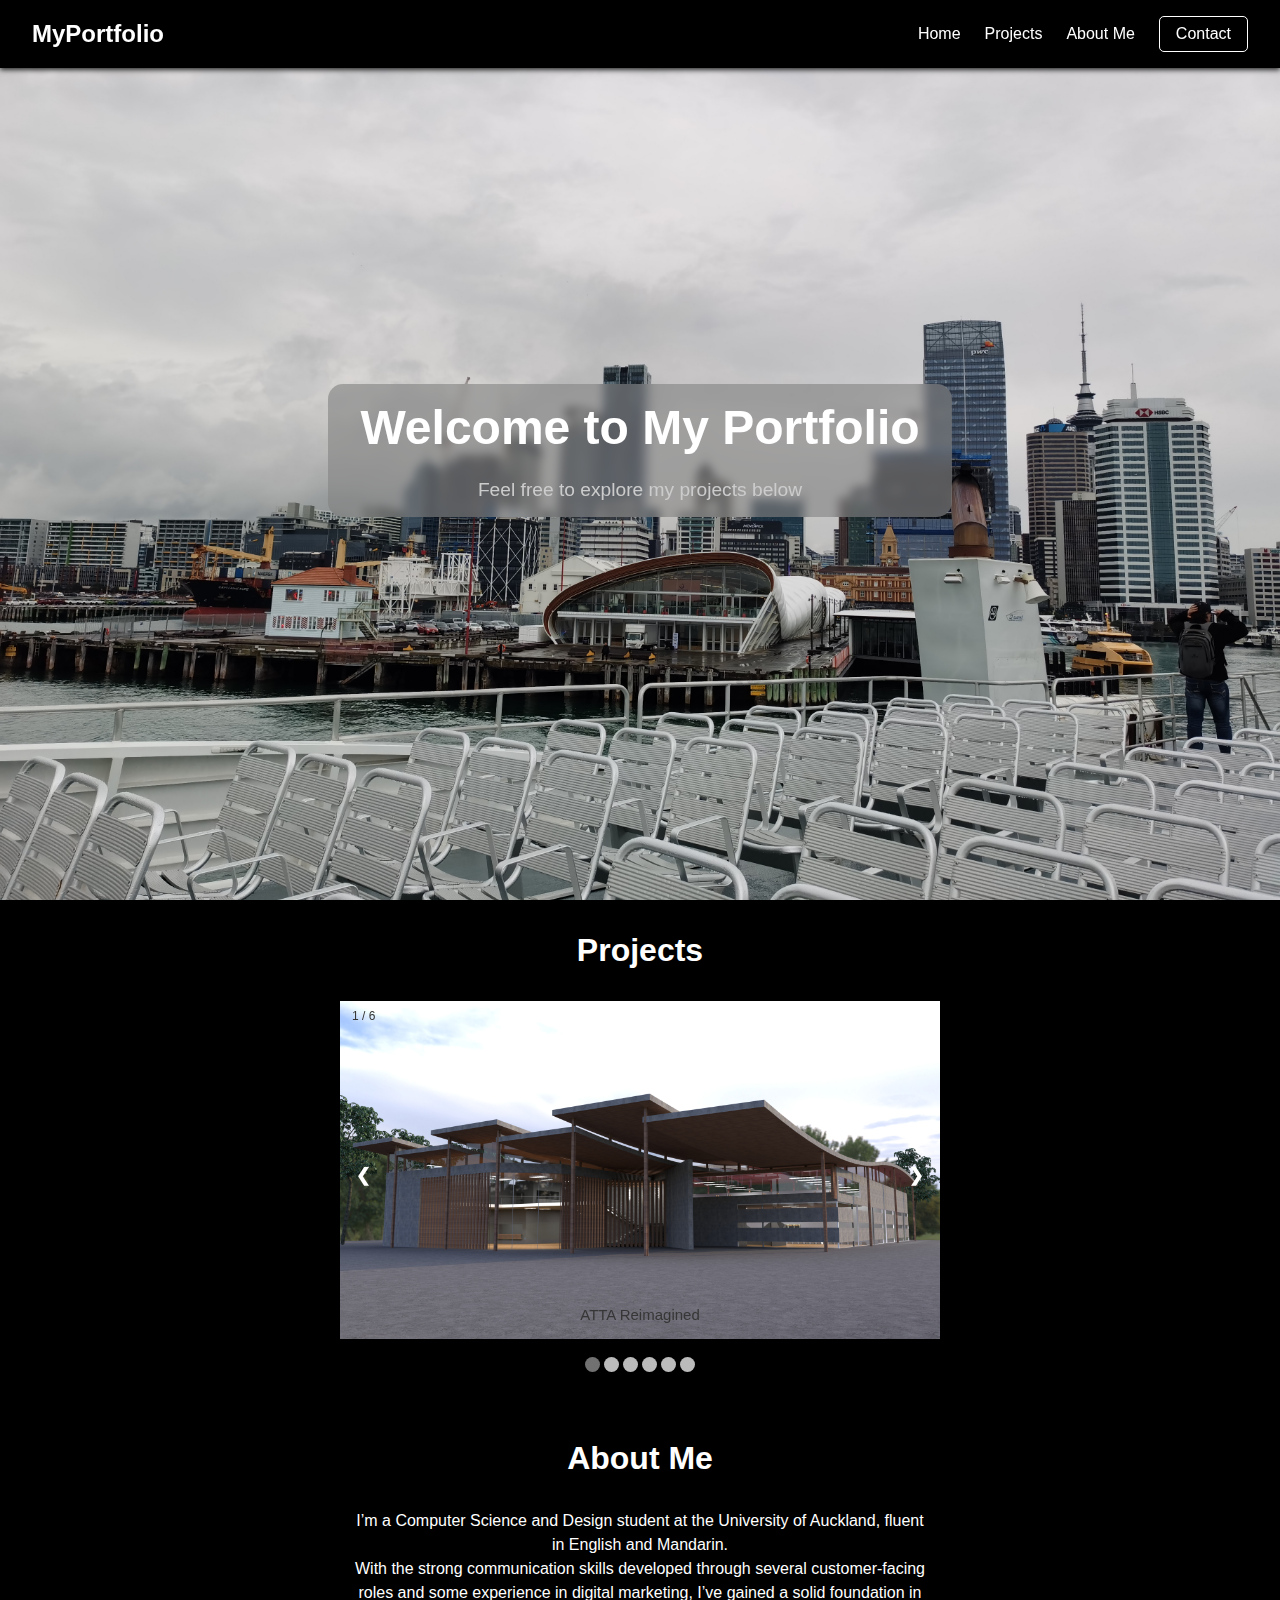
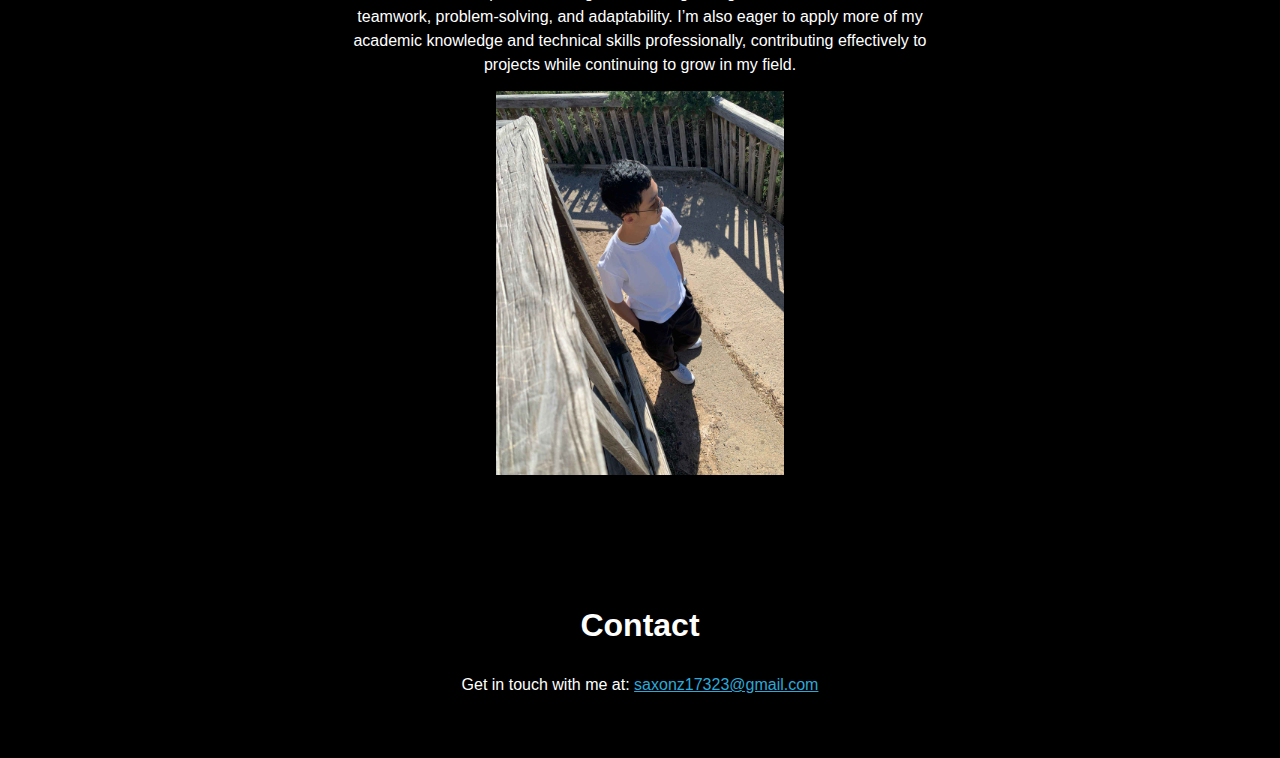
<file: index.html>
<!DOCTYPE html>
<html lang="en">
<head>
    <meta charset="UTF-8">
    <meta name="viewport" content="width=device-width, initial-scale=1.0">
    <title>Home - Saxon Zhou</title>
    <link rel="stylesheet" href="css/style.css">
</head>
<body>
    <!-- Navigation Bar -->
    <header>
        <nav class="navbar">
            <div class="logo-container">
                <a href="#" class="logo">MyPortfolio</a>
            </div>
            <div class="nav-links">
                <a href="#home">Home</a>
                <a href="#projects">Projects</a>
                <a href="#about">About Me</a>
                <a href="#contact" class="cta-button">Contact</a>
            </div>
        </nav>
    </header>

    <!-- Hero Section with Parallax -->
    <section id="home" class="parallax">
        <div class="hero-text">
            <h1>Welcome to My Portfolio</h1>
            <p>Feel free to explore my projects below</p>
        </div>
    </section>

    <!-- Projects Section -->
    <section id="projects">
        <h2 class="p_header">Projects</h2>
        <!-- The slides -->
        <div class="slideshow-container"></div>
        <br>
        <!-- The dots -->
        <div class="dots-container" style="text-align:center"></div>
    </section>

    <!-- About Me Section -->
    <section id="about" class="content-section about">
        <h2>About Me</h2>
        <p class="about_text">I’m a Computer Science and Design student at the University of Auckland, 
            fluent in English and Mandarin. <br>    
            With the strong communication skills developed through several customer-facing roles and some experience in digital marketing, 
            I’ve gained a solid foundation in teamwork, problem-solving, and adaptability. 
            I’m also eager to apply more of my academic knowledge and technical skills professionally, 
            contributing effectively to projects while continuing to grow in my field.</p>

        <img src="images/home/myself.jpg" class="about_img">
    </section>

    <!-- Contact Section -->
    <section id="contact" class="content-section">
        <h2>Contact</h2>
        <p>Get in touch with me at: <a href="mailto:saxonz17323@gmail.com">saxonz17323@gmail.com</a></p>
    </section>
    <script src="js/script.js"></script>
</body>
</html>
</file>
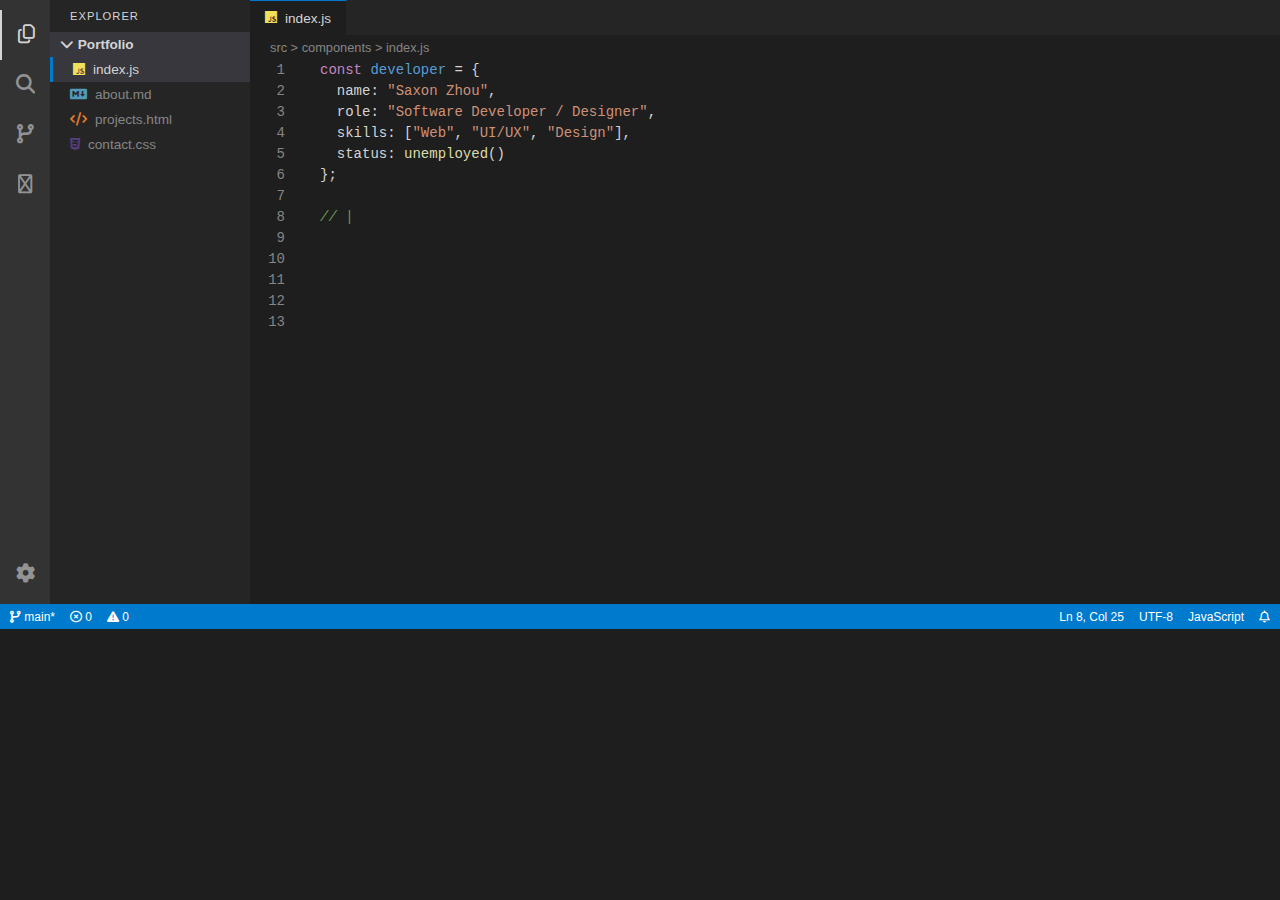
<file: archive/index.html>
<!DOCTYPE html>
<html lang="en">
<head>
    <meta charset="UTF-8">
    <meta name="viewport" content="width=device-width, initial-scale=1.0">
    <title>Saxon Zhou Portfolio</title>
    <link rel="stylesheet" href="https://cdnjs.cloudflare.com/ajax/libs/font-awesome/6.4.0/css/all.min.css">
    <link rel="stylesheet" href="style.css">
</head>
<body>

    <div class="app-container">
        <aside class="activity-bar">
            <div class="icon active"><i class="far fa-copy"></i></div> <div class="icon"><i class="fas fa-search"></i></div>
            <div class="icon"><i class="fas fa-code-branch"></i></div>
            <div class="icon"><i class="far fa-bug"></i></div>
            <div class="icon bottom"><i class="fas fa-cog"></i></div>
        </aside>

        <aside class="sidebar">
            <div class="sidebar-header">EXPLORER</div>
            <div class="sidebar-content">
                <div class="folder-label"><i class="fas fa-chevron-down"></i> Portfolio</div>
                <ul class="file-list">
                    <li class="file-item active" data-target="home">
                        <i class="fab fa-js text-yellow"></i> index.js
                    </li>
                    <li class="file-item" data-target="about">
                        <i class="fab fa-markdown text-blue"></i> about.md
                    </li>
                    <li class="file-item" data-target="projects">
                        <i class="fa-solid fa-code text-orange"></i> projects.html
                    </li>
                    <li class="file-item" data-target="contact">
                        <i class="fab fa-css3-alt text-css"></i> contact.css
                    </li>
                </ul>
            </div>
        </aside>

        <main class="editor-area">
            <div class="tabs-bar">
                <div class="tab active" id="tab-label">
                    <i class="fab fa-js text-yellow"></i> index.js
                </div>
            </div>

            <div class="breadcrumbs">
                src > components > <span id="breadcrumb-file">index.js</span>
            </div>

            <div class="code-viewport">
                <div class="line-numbers">
                </div>
                
                <div class="content-wrapper">
                    
                    <section id="home" class="page active">
                        <div class="typewriter-container">
                            <span class="keyword">const</span> <span class="variable">developer</span> = {<br>
                                &nbsp;&nbsp;<span class="property">name</span>: <span class="string">"Saxon Zhou"</span>,<br>
                                &nbsp;&nbsp;<span class="property">role</span>: <span class="string">"Software Developer / Designer"</span>,<br>
                                &nbsp;&nbsp;<span class="property">skills</span>: [<span class="string">"Web"</span>, <span class="string">"UI/UX"</span>, <span class="string">"Design"</span>],<br>
                                &nbsp;&nbsp;<span class="property">status</span>: <span class="function">unemployed</span>()<br>
                            };
                            <br><br>
                            <span class="comment">// <span id="typing-effect"></span><span class="cursor">|</span></span>
                        </div>
                    </section>

                    <section id="about" class="page">
                        <h1># About Me</h1>
                        <p>I am a passionate developer who loves building digital products.</p>
                        <br>
                        <h2>## Tech Stack</h2>
                        <ul>
                            - HTML5, CSS3, JavaScript (ES6+)<br>
                            - React, Node.js, Python<br>
                            - Git, Docker, AWS
                        </ul>
                        <br>
                        <blockquote>
                            > "It is what it is"
                        </blockquote>
                    </section>

                    <section id="projects" class="page">
                        <div class="project-grid">
                            <div class="json-block">
                                <span class="punctuation">{</span><br>
                                    &nbsp;&nbsp;<span class="property">"id"</span>: <span class="number">1</span>,<br>
                                    &nbsp;&nbsp;<span class="property">"name"</span>: <span class="string">"Magic Cups & Fix-It"</span>,<br>
                                    &nbsp;&nbsp;<span class="property">"stack"</span>: [<span class="string">"JS Phaser"</span>, <span class="string">"TypeScript"</span>, <span class="string">"JSON"</span>],<br>
                                    <!-- No link yet -->
                                    &nbsp;&nbsp;<span class="property">"link"</span>: <a href="#" class="string">"view-project"</a><br>
                                <span class="punctuation">}</span>
                            </div>
                            <div class="json-block">
                                <span class="punctuation">{</span><br>
                                    &nbsp;&nbsp;<span class="property">"id"</span>: <span class="number">2</span>,<br>
                                    &nbsp;&nbsp;<span class="property">"name"</span>: <span class="string">"DeepBreath VR"</span>,<br>
                                    &nbsp;&nbsp;<span class="property">"stack"</span>: [<span class="string">"Unity"</span>, <span class="string">"C#"</span>],<br>
                                    <!-- No link yet -->
                                    &nbsp;&nbsp;<span class="property">"link"</span>: <a href="#" class="string">"view-project"</a><br>
                                <span class="punctuation">}</span>
                            </div>
                        </div>
                    </section>

                    <section id="contact" class="page">
                        <form action="https://api.web3forms.com/submit" method="POST" class="css-form">
                            <span class="selector">.contact-form</span> {
                                <input type="hidden" name="access_key" value="ab18edd4-d92b-4534-a639-ffe5b3004fb9">
                                <input type="hidden" name="redirect" value="https://name163.github.io/">
                                <br>
                                <div class="form-line">
                                    &nbsp;&nbsp;<label>name:</label> 
                                    <input type="text" name="name" placeholder="'Enter Name';" autocomplete="off" required>
                                </div>
                                <div class="form-line">
                                    &nbsp;&nbsp;<label>email:</label> 
                                    <input type="email" name="email" placeholder="'Enter Email';" autocomplete="off" required>
                                </div>
                                <div class="form-line">
                                    &nbsp;&nbsp;<label>message:</label> 
                                    <textarea rows="3" name="message" placeholder="'Write your message here...';" required></textarea>
                                </div>
                                &nbsp;&nbsp;<button type="submit">/* Send Message */</button><br>
                            }
                        </form>
                    </section>

                </div>
            </div>
        </main>

        <footer class="status-bar">
            <div class="left">
                <span><i class="fas fa-code-branch"></i> main*</span>
                <span><i class="far fa-times-circle"></i> 0</span>
                <span><i class="fas fa-exclamation-triangle"></i> 0</span>
            </div>
            <div class="right">
                <span id="cursor-pos">Ln 8, Col 25</span>
                <span>UTF-8</span>
                <span id="lang-mode">JavaScript</span>
                <span><i class="far fa-bell"></i></span>
            </div>
        </footer>
    </div>

    <script src="script.js"></script>
</body>
</html>
</file>
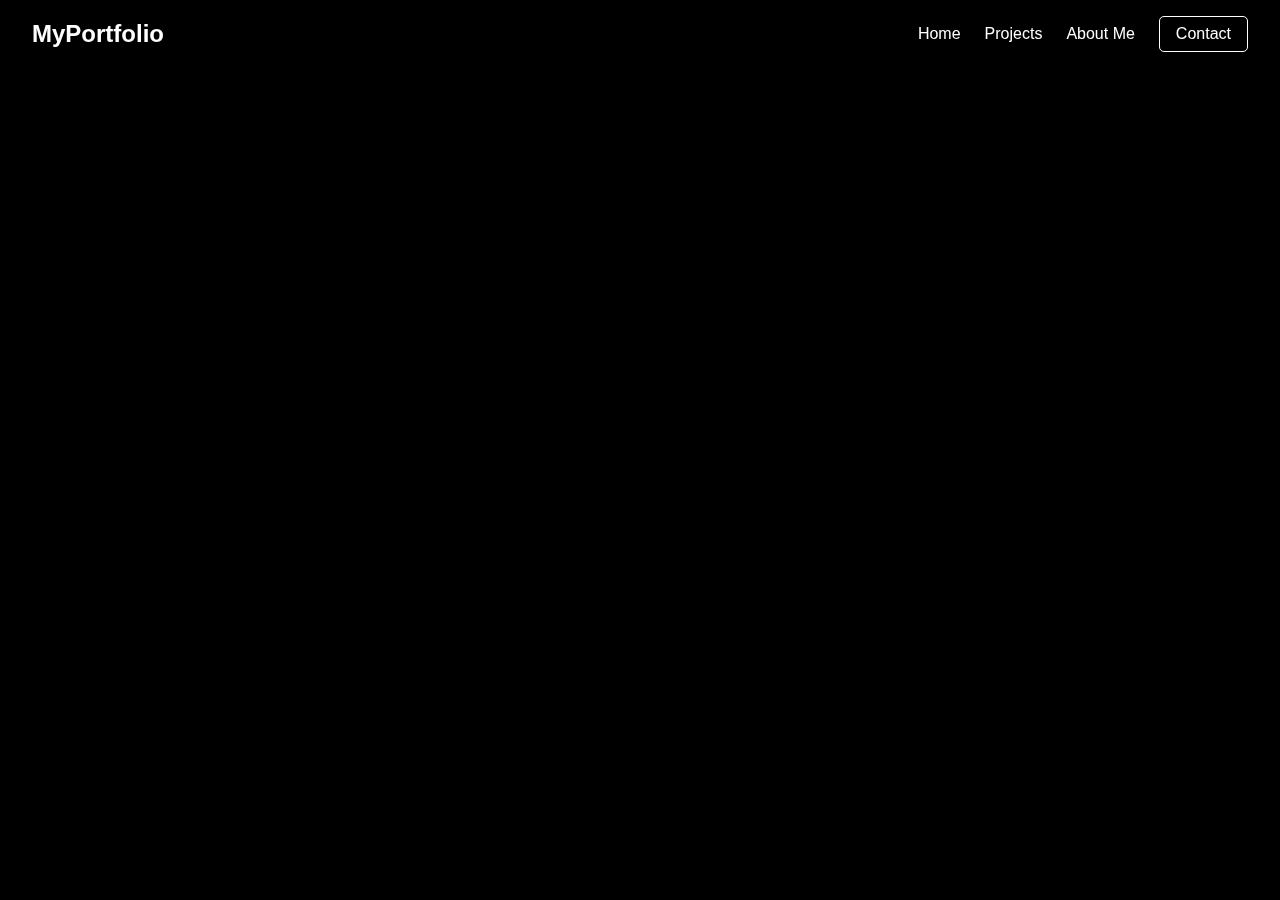
<file: about.html>
<!DOCTYPE html>
<html lang="en">
<head>
    <meta charset="UTF-8">
    <meta name="viewport" content="width=device-width, initial-scale=1.0">
    <title>About Me - Saxon Zhou</title>
    <link rel="stylesheet" href="css/style.css">
</head>
<body>
    <header>
        <nav class="navbar">
            <div class="logo-container">
                <a href="index.html" class="logo">MyPortfolio</a>
            </div>
            <div class="nav-links">
                <a href="index.html">Home</a>
                <a href="projects.html">Projects</a>
                <a href="about.html">About Me</a>
                <a href="#" class="cta-button">Contact</a>
            </div>
        </nav>
    </header>
    <main>
        <section class="about">
            <h1>About Me</h1>
            <p>Hello, I'm Saxon and I hate coding and design.</p>
        </section>
    </main>
</body>
</html>
</file>
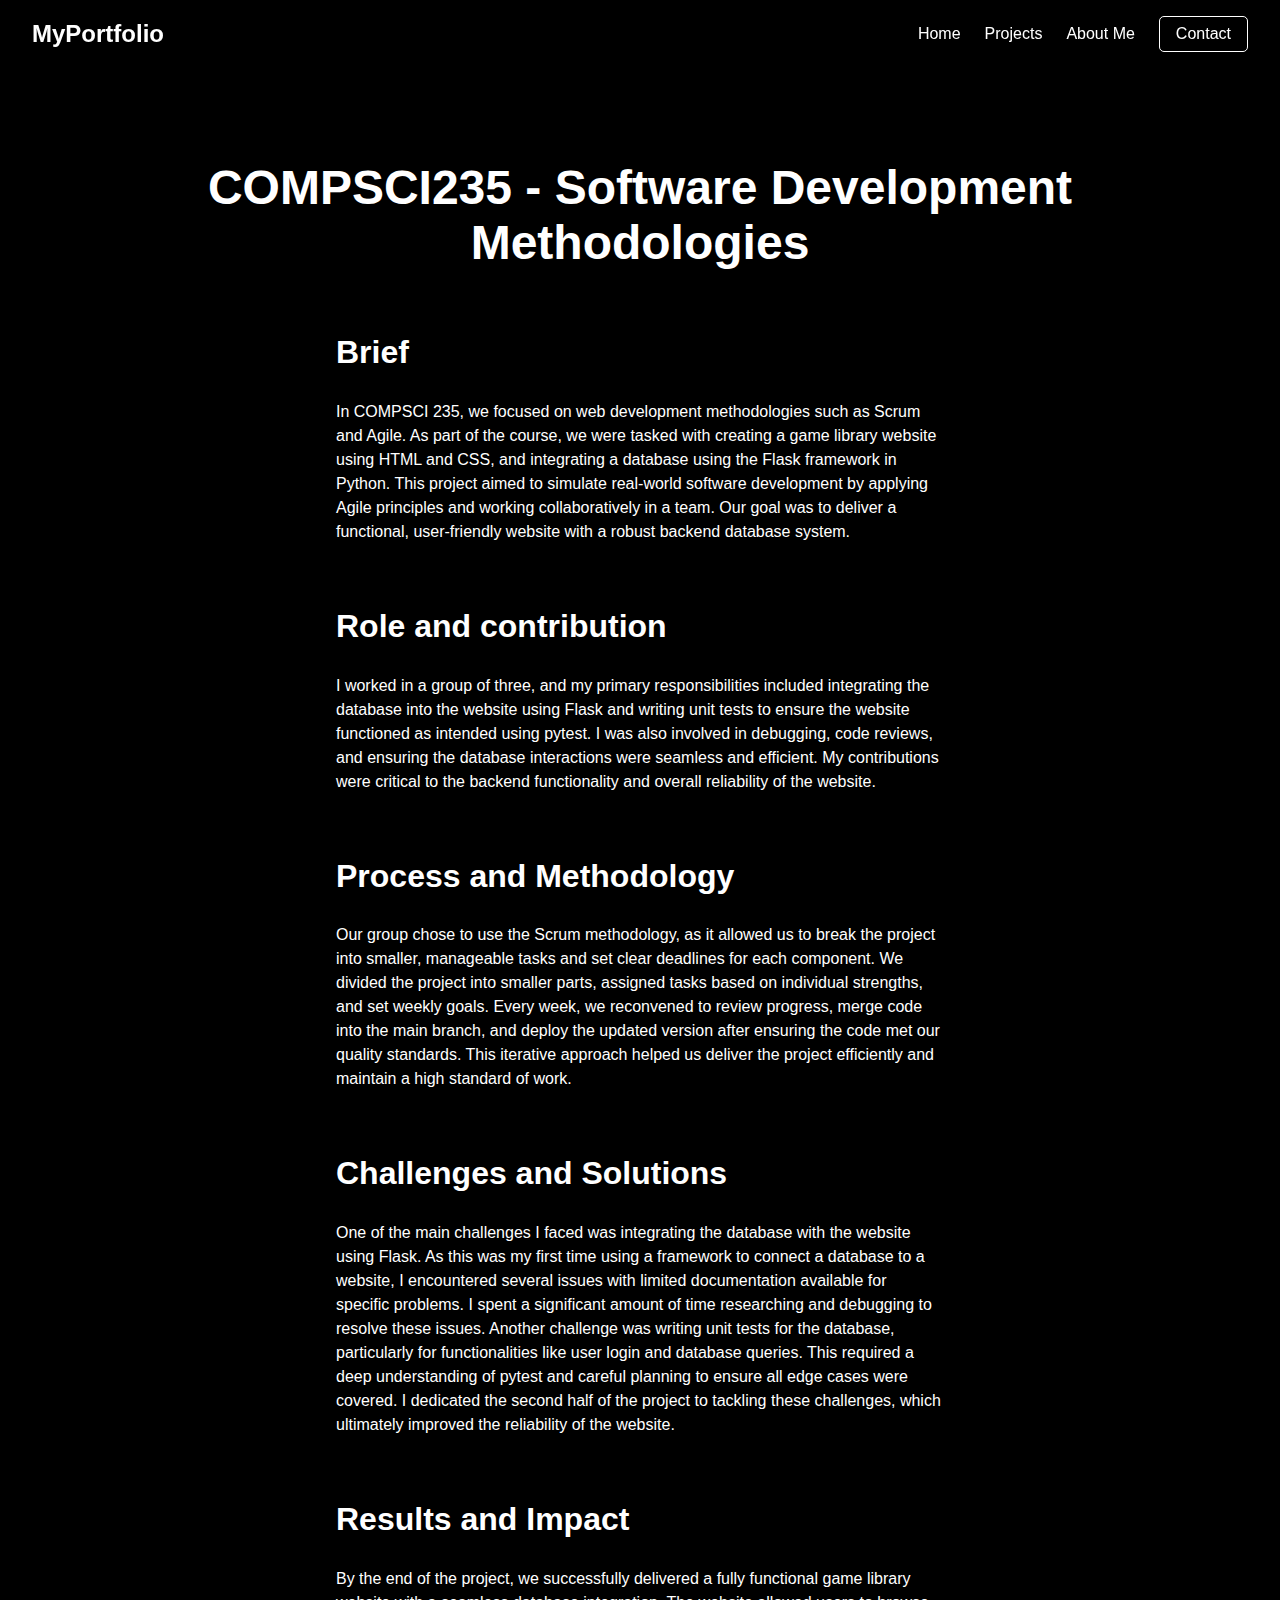
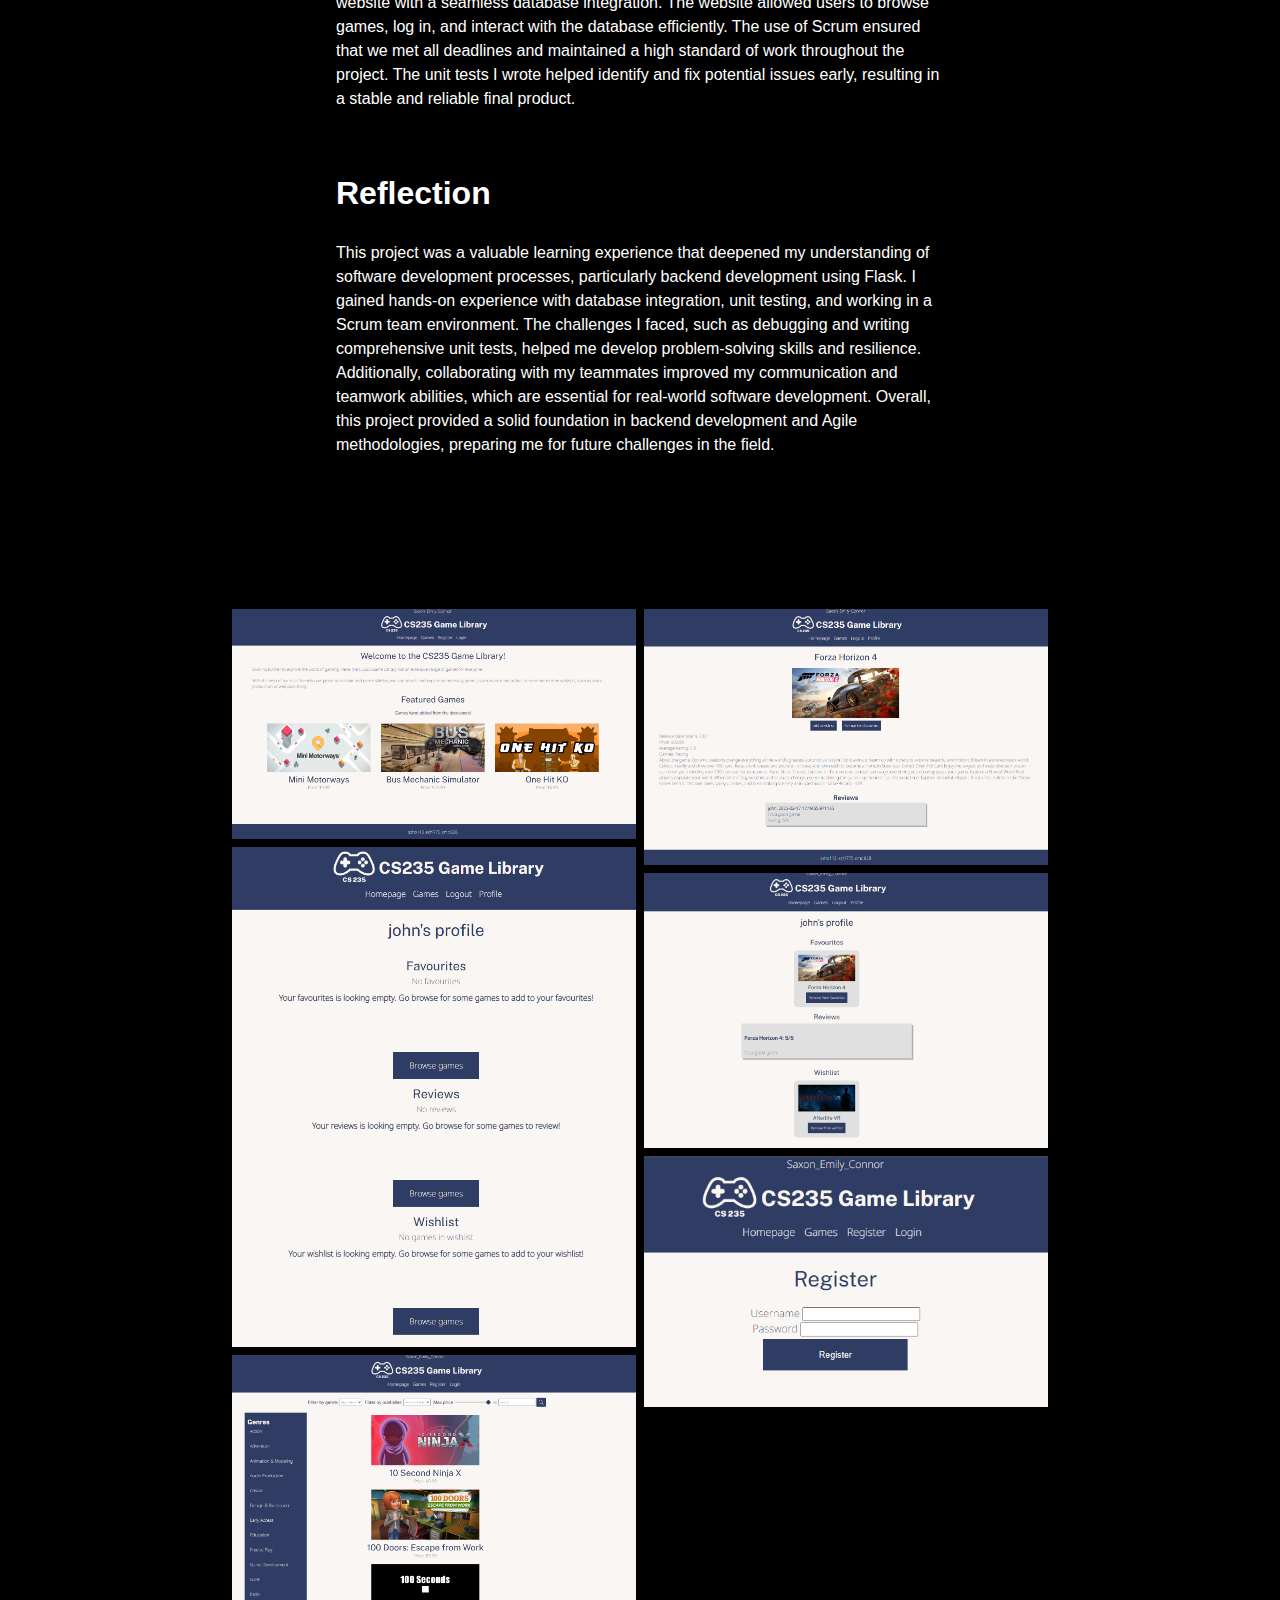
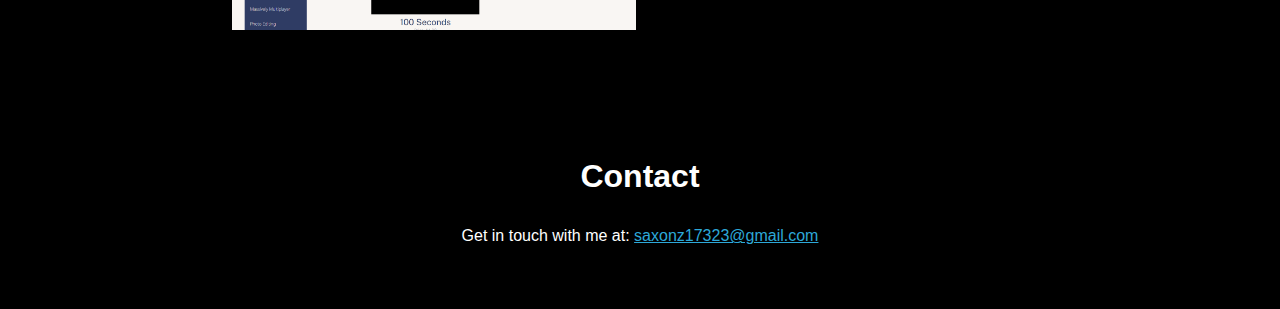
<file: compsci235.html>
<!DOCTYPE html>
<html lang="en">
<head>
    <meta charset="UTF-8">
    <meta name="viewport" content="width=device-width, initial-scale=1.0">
    <title>COMPSCI235 - Software Development Methodologies</title>
    <link rel="stylesheet" href="css/style.css">
</head>
<body>
    <header>
        <nav class="navbar">
            <div class="logo-container">
                <a href="index.html" class="logo">MyPortfolio</a>
            </div>
            <div class="nav-links">
                <a href="index.html">Home</a>
                <a href="index.html#projects">Projects</a>
                <a href="index.html#about">About Me</a>
                <a href="index.html#contact" class="cta-button">Contact</a>
            </div>
        </nav>
    </header>

    <main>
        <div class="content-section">
            <h1 class="project_title">COMPSCI235 - Software Development Methodologies</h1>
            <div class="project_wrapper">
                <h2 class="project_subtitle">Brief</h2>
                <p class="project_text">In COMPSCI 235, we focused on web development methodologies such as Scrum and Agile. 
                    As part of the course, we were tasked with creating a game library website using HTML and CSS, 
                    and integrating a database using the Flask framework in Python.

                    This project aimed to simulate real-world software development by applying Agile principles 
                    and working collaboratively in a team. 
                    Our goal was to deliver a functional, user-friendly website with a robust backend database system.</p>
            </div>
            
            <div class="project_wrapper">
                <h2 class="project_subtitle">Role and contribution</h2>
                <p class="project_text">I worked in a group of three, 
                    and my primary responsibilities included integrating the database into the website using Flask 
                    and writing unit tests to ensure the website functioned as intended using pytest.

                    I was also involved in debugging, code reviews, 
                    and ensuring the database interactions were seamless and efficient. 
                    My contributions were critical to the backend functionality and overall reliability of the website.</p>
            </div>
            
            <div class="project_wrapper">
                <h2 class="project_subtitle">Process and Methodology</h2>
                <p class="project_text">Our group chose to use the Scrum methodology, 
                    as it allowed us to break the project into smaller, manageable tasks and set clear deadlines for each component. 
                    We divided the project into smaller parts, assigned tasks based on individual strengths, and set weekly goals.

                    Every week, we reconvened to review progress, merge code into the main branch, 
                    and deploy the updated version after ensuring the code met our quality standards. 
                    This iterative approach helped us deliver the project efficiently and maintain a high standard of work.</p>
            </div>

            <div class="project_wrapper">
                <h2 class="project_subtitle">Challenges and Solutions</h2>
                <p class="project_text">One of the main challenges I faced was integrating the database with the website using Flask. 
                    As this was my first time using a framework to connect a database to a website, 
                    I encountered several issues with limited documentation available for specific problems. 
                    I spent a significant amount of time researching and debugging to resolve these issues.

                    Another challenge was writing unit tests for the database, 
                    particularly for functionalities like user login and database queries. 
                    This required a deep understanding of pytest and careful planning to ensure all edge cases were covered. 
                    I dedicated the second half of the project to tackling these challenges, which ultimately improved the reliability of the website.</p>  
            </div>

            <div class="project_wrapper">
                <h2 class="project_subtitle">Results and Impact</h2>
                <p class="project_text">By the end of the project, 
                    we successfully delivered a fully functional game library website with a seamless database integration. 
                    The website allowed users to browse games, log in, and interact with the database efficiently.

                    The use of Scrum ensured that we met all deadlines and maintained a high standard of work throughout the project. 
                    The unit tests I wrote helped identify and fix potential issues early, 
                    resulting in a stable and reliable final product.</p>
            </div>

            <div class="project_wrapper">
                <h2 class="project_subtitle">Reflection</h2>
                <p class="project_text">This project was a valuable learning experience 
                    that deepened my understanding of software development processes, 
                    particularly backend development using Flask. 
                    I gained hands-on experience with database integration, 
                    unit testing, and working in a Scrum team environment.

                    The challenges I faced, such as debugging and writing comprehensive unit tests, 
                    helped me develop problem-solving skills and resilience. 
                    Additionally, collaborating with my teammates improved my communication and teamwork abilities, 
                    which are essential for real-world software development.
                    
                    Overall, this project provided a solid foundation in backend development and Agile methodologies, 
                    preparing me for future challenges in the field.</p>
            </div>
        </div>

        <div class="content-section project_gallery">
            <div class="row">
                <div class="column">
                  <img src="images/Projects/compsci235/home_page.png">
                  <img src="images/Projects/compsci235/profile.png">
                  <img src="images/Projects/compsci235/search_page.png">
                </div>
                <div class="column">
                  <img src="images/Projects/compsci235/game_page.png">
                  <img src="images/Projects/compsci235/profile_populated.png">
                  <img src="images/Projects/compsci235/register.png">
                </div>
              </div>
        </div>
        <div class="content-section">
            <h2>Contact</h2>
            <p>Get in touch with me at: <a href="mailto:saxonz17323@gmail.com">saxonz17323@gmail.com</a></p>
        </div>
    </main>
    <script src="script.js"></script>
</body>
</html>
</file>
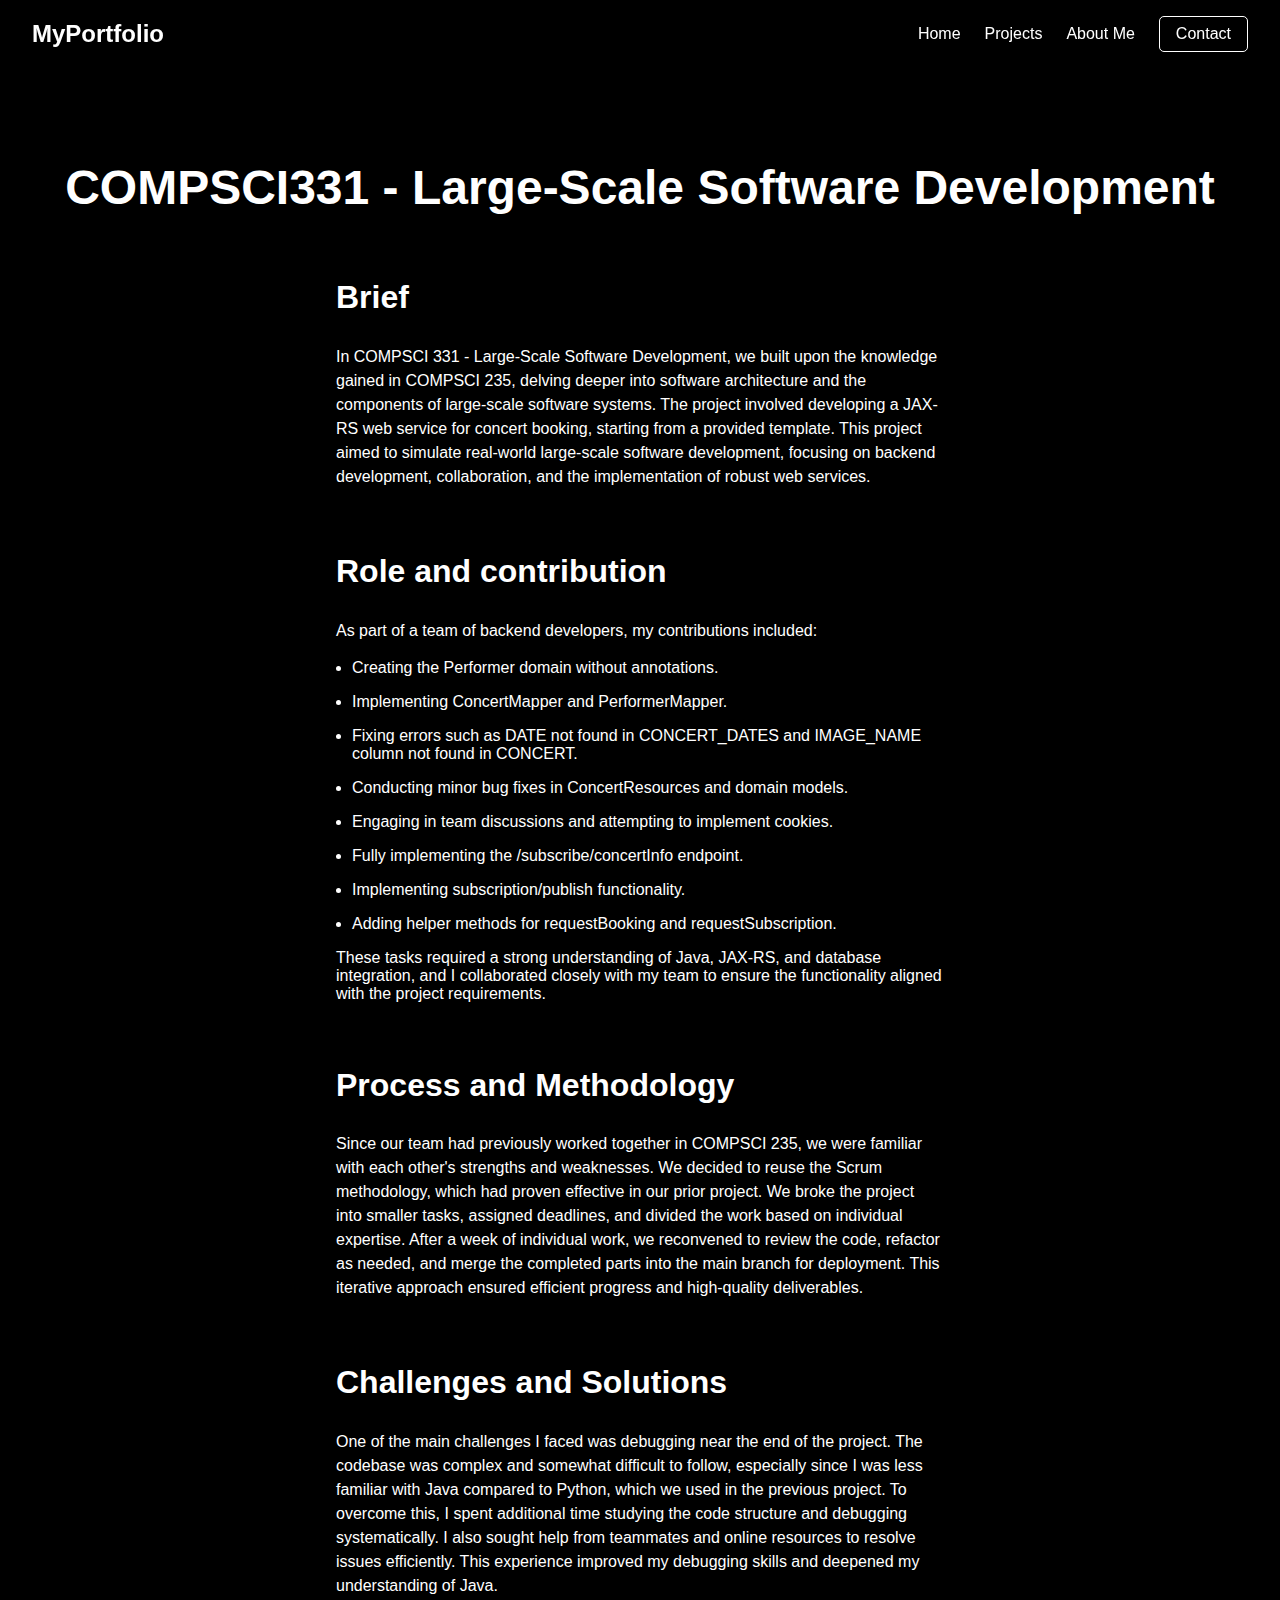
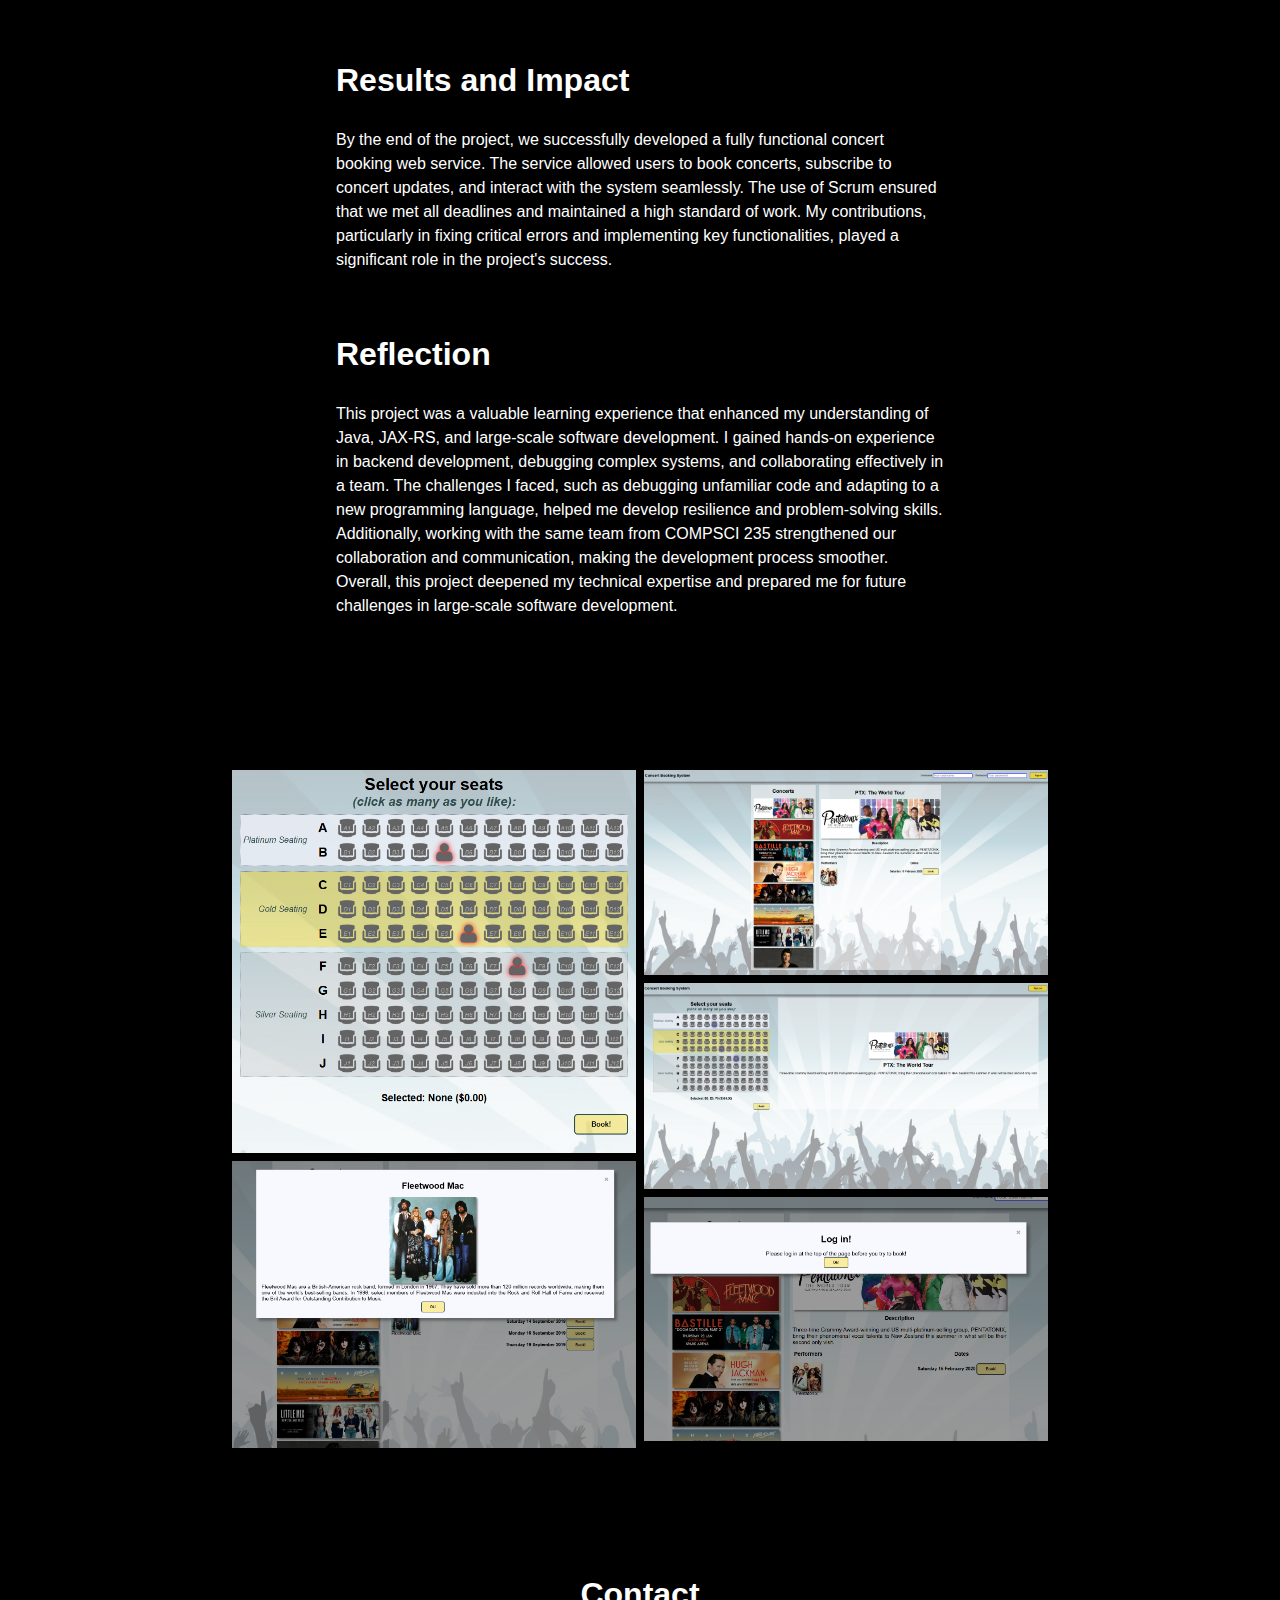
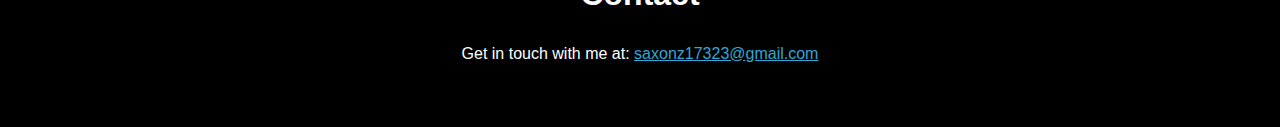
<file: compsci331.html>
<!DOCTYPE html>
<html lang="en">
<head>
    <meta charset="UTF-8">
    <meta name="viewport" content="width=device-width, initial-scale=1.0">
    <title>COMPSCI331 - Large-Scale Software Development</title>
    <link rel="stylesheet" href="css/style.css">
</head>
<body>
    <header>
        <nav class="navbar">
            <div class="logo-container">
                <a href="index.html" class="logo">MyPortfolio</a>
            </div>
            <div class="nav-links">
                <a href="index.html">Home</a>
                <a href="index.html#projects">Projects</a>
                <a href="index.html#about">About Me</a>
                <a href="index.html#contact" class="cta-button">Contact</a>
            </div>
        </nav>
    </header>

    <main>
        <div class="content-section">
            <h1 class="project_title">COMPSCI331 - Large-Scale Software Development</h1>
            <div class="project_wrapper">
                <h2 class="project_subtitle">Brief</h2>
                <p class="project_text">In COMPSCI 331 - Large-Scale Software Development, 
                    we built upon the knowledge gained in COMPSCI 235, 
                    delving deeper into software architecture and the components of large-scale software systems. 
                    The project involved developing a JAX-RS web service for concert booking, starting from a provided template.

                    This project aimed to simulate real-world large-scale software development, 
                    focusing on backend development, collaboration, and the implementation of robust web services.</p>
            </div>
            
            <div class="project_wrapper">
                <h2 class="project_subtitle">Role and contribution</h2>
                <p class="project_text">As part of a team of backend developers, my contributions included:

                    <ul class="project_list">
                        <li>Creating the Performer domain without annotations.</li>
                        <li>Implementing ConcertMapper and PerformerMapper.</li>
                        <li>Fixing errors such as DATE not found in CONCERT_DATES and IMAGE_NAME column not found in CONCERT.</li>
                        <li>Conducting minor bug fixes in ConcertResources and domain models.</li>
                        <li>Engaging in team discussions and attempting to implement cookies.</li>
                        <li>Fully implementing the /subscribe/concertInfo endpoint.</li>
                        <li>Implementing subscription/publish functionality.</li>
                        <li>Adding helper methods for requestBooking and requestSubscription.</li>
                    </ul>
                    
                    These tasks required a strong understanding of Java, JAX-RS, and database integration, 
                    and I collaborated closely with my team to ensure the functionality aligned with the project requirements.</p>
            </div>
            
            <div class="project_wrapper">
                <h2 class="project_subtitle">Process and Methodology</h2>
                <p class="project_text">Since our team had previously worked together in COMPSCI 235, 
                    we were familiar with each other's strengths and weaknesses. We decided to reuse the Scrum methodology, 
                    which had proven effective in our prior project.

                    We broke the project into smaller tasks, assigned deadlines, 
                    and divided the work based on individual expertise. After a week of individual work, 
                    we reconvened to review the code, refactor as needed, and merge the completed parts into the main branch for deployment. 
                    This iterative approach ensured efficient progress and high-quality deliverables.</p>
            </div>

            <div class="project_wrapper">
                <h2 class="project_subtitle">Challenges and Solutions</h2>
                <p class="project_text">One of the main challenges I faced was debugging near the end of the project. 
                    The codebase was complex and somewhat difficult to follow, 
                    especially since I was less familiar with Java compared to Python, which we used in the previous project.

                    To overcome this, I spent additional time studying the code structure and debugging systematically. 
                    I also sought help from teammates and online resources to resolve issues efficiently. 
                    This experience improved my debugging skills and deepened my understanding of Java.</p>  
            </div>

            <div class="project_wrapper">
                <h2 class="project_subtitle">Results and Impact</h2>
                <p class="project_text">By the end of the project, 
                    we successfully developed a fully functional concert booking web service. 
                    The service allowed users to book concerts, subscribe to concert updates, 
                    and interact with the system seamlessly.

                    The use of Scrum ensured that we met all deadlines and maintained a high standard of work. 
                    My contributions, particularly in fixing critical errors and implementing key functionalities, 
                    played a significant role in the project's success.</p>
            </div>

            <div class="project_wrapper">
                <h2 class="project_subtitle">Reflection</h2>
                <p class="project_text">This project was a valuable learning experience that enhanced my understanding of Java, 
                    JAX-RS, and large-scale software development. I gained hands-on experience in backend development, 
                    debugging complex systems, and collaborating effectively in a team.

                    The challenges I faced, such as debugging unfamiliar code and adapting to a new programming language, 
                    helped me develop resilience and problem-solving skills. 
                    Additionally, working with the same team from COMPSCI 235 strengthened our collaboration and communication, 
                    making the development process smoother.
                    
                    Overall, 
                    this project deepened my technical expertise and prepared me for future challenges in large-scale software development.</p>
            </div>
        </div>

        <div class="content-section project_gallery">
            <div class="row">
                <div class="column">
                  <img src="images/Projects/compsci331/taken.png">
                  <img src="images/Projects/compsci331/artist_description.png">
                </div>
                <div class="column">
                  <img src="images/Projects/compsci331/home_page.png">
                  <img src="images/Projects/compsci331/booking.png">
                  <img src="images/Projects/compsci331/login_warning.png">
                </div>
              </div>
        </div>
        <div class="content-section">
            <h2>Contact</h2>
            <p>Get in touch with me at: <a href="mailto:saxonz17323@gmail.com">saxonz17323@gmail.com</a></p>
        </div>
    </main>
    <script src="script.js"></script>
</body>
</html>
</file>
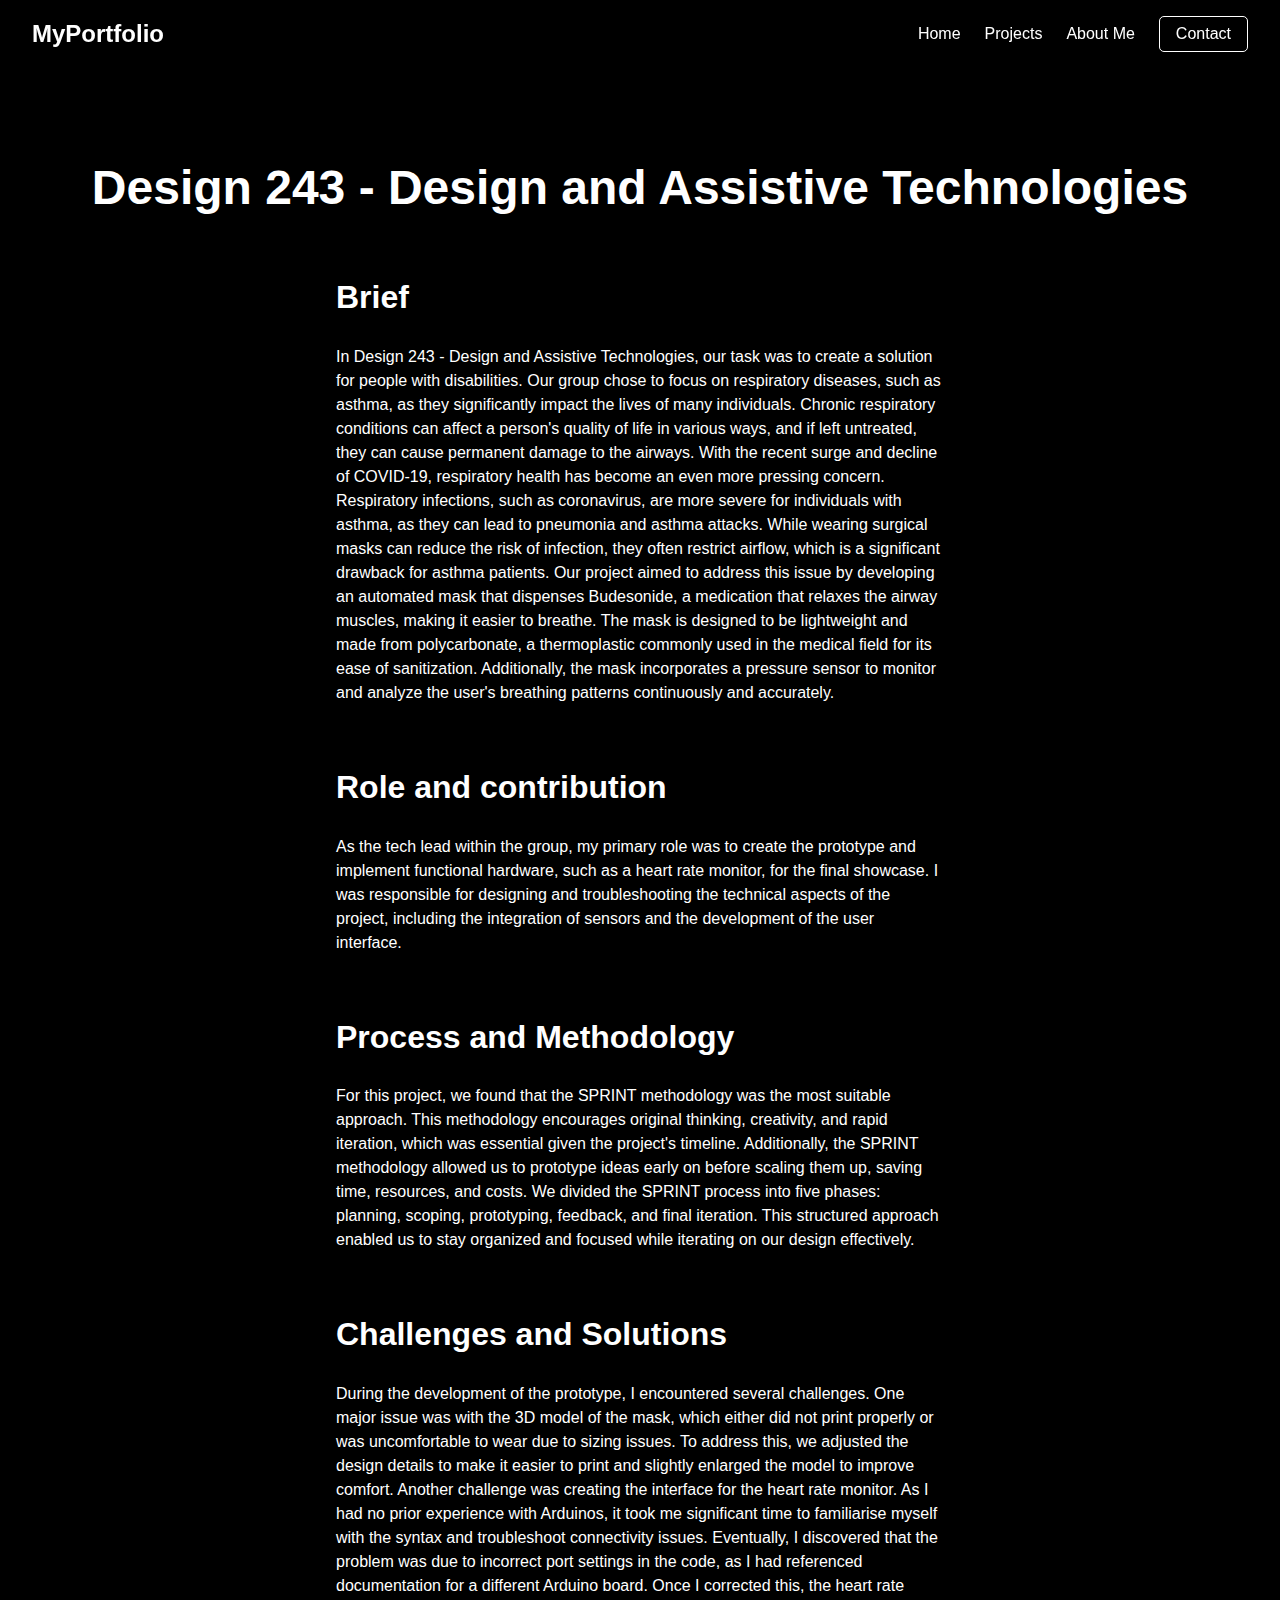
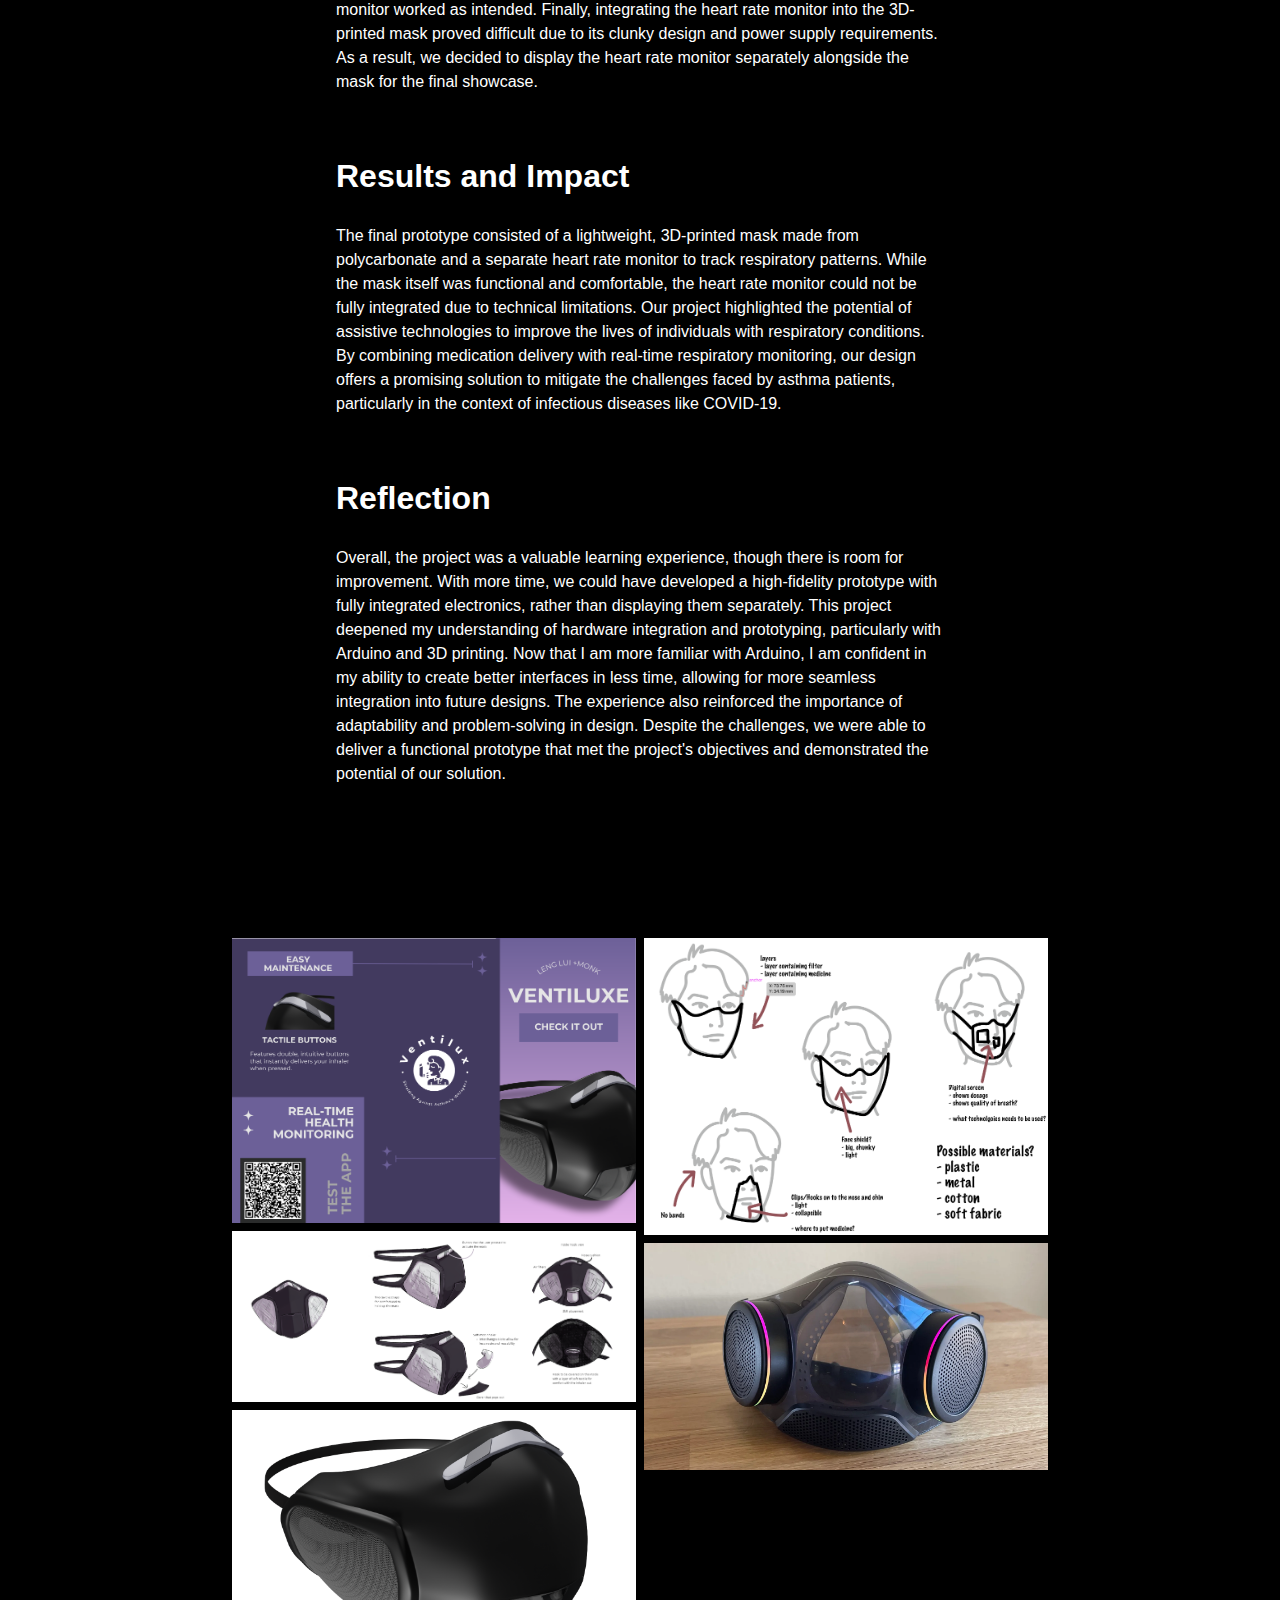
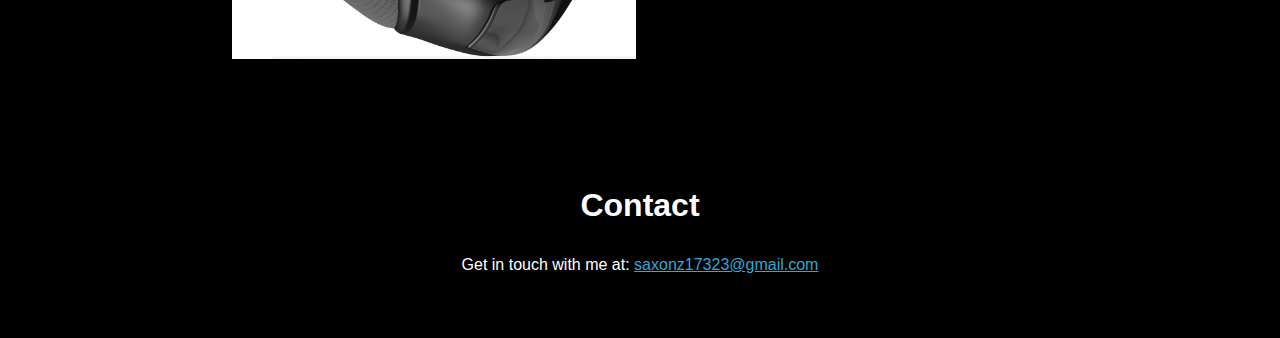
<file: des243.html>
<!DOCTYPE html>
<html lang="en">
<head>
    <meta charset="UTF-8">
    <meta name="viewport" content="width=device-width, initial-scale=1.0">
    <title>Design 243 - Design and Assistive Technologies</title>
    <link rel="stylesheet" href="css/style.css">
</head>
<body>
    <header>
        <nav class="navbar">
            <div class="logo-container">
                <a href="index.html" class="logo">MyPortfolio</a>
            </div>
            <div class="nav-links">
                <a href="index.html">Home</a>
                <a href="index.html#projects">Projects</a>
                <a href="index.html#about">About Me</a>
                <a href="index.html#contact" class="cta-button">Contact</a>
            </div>
        </nav>
    </header>

    <main>
        <div class="content-section">
            <h1 class="project_title">Design 243 - Design and Assistive Technologies</h1>
            <div class="project_wrapper">
                <h2 class="project_subtitle">Brief</h2>
                <p class="project_text">In Design 243 - Design and Assistive Technologies, 
                    our task was to create a solution for people with disabilities. 
                    Our group chose to focus on respiratory diseases, such as asthma, 
                    as they significantly impact the lives of many individuals. 
                    Chronic respiratory conditions can affect a person's quality of life in various ways, 
                    and if left untreated, they can cause permanent damage to the airways.

                    With the recent surge and decline of COVID-19, 
                    respiratory health has become an even more pressing concern. Respiratory infections, 
                    such as coronavirus, are more severe for individuals with asthma, 
                    as they can lead to pneumonia and asthma attacks. While wearing surgical masks can reduce the risk of infection, 
                    they often restrict airflow, which is a significant drawback for asthma patients.
                    
                    Our project aimed to address this issue by developing an automated mask that dispenses Budesonide, 
                    a medication that relaxes the airway muscles, making it easier to breathe. 
                    The mask is designed to be lightweight and made from polycarbonate, 
                    a thermoplastic commonly used in the medical field for its ease of sanitization. 
                    Additionally, the mask incorporates a pressure sensor to monitor and analyze the user's breathing patterns continuously and accurately.</p>
            </div>
            
            <div class="project_wrapper">
                <h2 class="project_subtitle">Role and contribution</h2>
                <p class="project_text">As the tech lead within the group, 
                    my primary role was to create the prototype and implement functional hardware, 
                    such as a heart rate monitor, for the final showcase. 
                    I was responsible for designing and troubleshooting the technical aspects of the project, 
                    including the integration of sensors and the development of the user interface.</p>
            </div>
            
            <div class="project_wrapper">
                <h2 class="project_subtitle">Process and Methodology</h2>
                <p class="project_text">For this project, we found that the SPRINT methodology was the most suitable approach. 
                    This methodology encourages original thinking, creativity, and rapid iteration, 
                    which was essential given the project's timeline. 
                    Additionally, the SPRINT methodology allowed us to prototype ideas early on before scaling them up, saving time, resources, and costs.

                    We divided the SPRINT process into five phases: planning, scoping, prototyping, 
                    feedback, and final iteration. 
                    This structured approach enabled us to stay organized and focused while iterating on our design effectively.</p>
            </div>

            <div class="project_wrapper">
                <h2 class="project_subtitle">Challenges and Solutions</h2>
                <p class="project_text">During the development of the prototype, 
                    I encountered several challenges. One major issue was with the 3D model of the mask, 
                    which either did not print properly or was uncomfortable to wear due to sizing issues. 
                    To address this, we adjusted the design details to make it easier to print and slightly enlarged the model to improve comfort.

                    Another challenge was creating the interface for the heart rate monitor. 
                    As I had no prior experience with Arduinos, 
                    it took me significant time to familiarise myself with the syntax and troubleshoot connectivity issues. 
                    Eventually, I discovered that the problem was due to incorrect port settings in the code, 
                    as I had referenced documentation for a different Arduino board. Once I corrected this, the heart rate monitor worked as intended.
                    
                    Finally, integrating the heart rate monitor into the 3D-printed mask proved difficult due to its clunky design and power supply requirements. 
                    As a result, we decided to display the heart rate monitor separately alongside the mask for the final showcase.</p>  
            </div>

            <div class="project_wrapper">
                <h2 class="project_subtitle">Results and Impact</h2>
                <p class="project_text">The final prototype consisted of a lightweight, 
                    3D-printed mask made from polycarbonate and a separate heart rate monitor to track respiratory patterns. 
                    While the mask itself was functional and comfortable, the heart rate monitor could not be fully integrated due to technical limitations.

                    Our project highlighted the potential of assistive technologies to improve the lives of individuals with respiratory conditions. 
                    By combining medication delivery with real-time respiratory monitoring, 
                    our design offers a promising solution to mitigate the challenges faced by asthma patients, particularly in the context of infectious diseases like COVID-19.</p>
            </div>

            <div class="project_wrapper">
                <h2 class="project_subtitle">Reflection</h2>
                <p class="project_text">Overall, the project was a valuable learning experience, 
                    though there is room for improvement. 
                    With more time, we could have developed a high-fidelity prototype with fully integrated electronics, 
                    rather than displaying them separately.

                    This project deepened my understanding of hardware integration and prototyping, 
                    particularly with Arduino and 3D printing. Now that I am more familiar with Arduino, 
                    I am confident in my ability to create better interfaces in less time, 
                    allowing for more seamless integration into future designs.
                    
                    The experience also reinforced the importance of adaptability and problem-solving in design. Despite the challenges, 
                    we were able to deliver a functional prototype that met the project's objectives and demonstrated the potential of our solution.</p>
            </div>
        </div>

        <div class="content-section project_gallery">
            <div class="row">
                <div class="column">
                  <img src="images/Projects/des243/image.png">
                  <img src="images/Projects/des243/image1.png">
                  <img src="images/Projects/des243/image5.png">
                </div>
                <div class="column">
                  <img src="images/Projects/des243/image2.png">
                  <img src="images/Projects/des243/image3.png">
                </div>
              </div>
        </div>
        <div class="content-section">
            <h2>Contact</h2>
            <p>Get in touch with me at: <a href="mailto:saxonz17323@gmail.com">saxonz17323@gmail.com</a></p>
        </div>
    </main>
    <script src="script.js"></script>
</body>
</html>
</file>
<file: archive/style.css>
:root {
    --bg-dark: #1e1e1e;
    --bg-sidebar: #252526;
    --bg-activity: #333333;
    --bg-tab: #1e1e1e;
    --bg-tab-inactive: #2d2d2d;
    --border: #3e3e3e;
    --accent: #007acc;
    --text-main: #d4d4d4;
    --text-muted: #858585;

    /* Syntax Colors */
    --c-yellow: #dcdcaa;
    --c-blue: #569cd6;
    --c-green: #6a9955;
    --c-orange: #ce9178;
    --c-purple: #c586c0;
}

* {
    margin: 0;
    padding: 0;
    box-sizing: border-box;
}

body {
    font-family: 'Segoe UI', Tahoma, Geneva, Verdana, sans-serif;
    background-color: var(--bg-dark);
    color: var(--text-main);
    height: 100vh;
    overflow: hidden;
}

.app-container {
    display: flex;
    height: 100vh;
    flex-wrap: wrap;
}

/* Activity Bar */
.activity-bar {
    width: 50px;
    background: var(--bg-activity);
    display: flex;
    flex-direction: column;
    align-items: center;
    padding-top: 10px;
    z-index: 10;
}

.activity-bar .icon {
    width: 100%;
    height: 50px;
    display: flex;
    justify-content: center;
    align-items: center;
    cursor: pointer;
    opacity: 0.6;
    font-size: 1.2rem;
}

.activity-bar .icon:hover, .activity-bar .icon.active {
    opacity: 1;
    border-left: 2px solid var(--text-main);
}

.activity-bar .bottom {
    margin-top: auto;
    padding-bottom: 10px;
}

/* Explorer Sidebar */
.sidebar {
    width: 200px;
    background: var(--bg-sidebar);
    display: flex;
    flex-direction: column;
    font-size: 0.85rem;
}

.sidebar-header {
    padding: 10px 20px;
    font-size: 0.7rem;
    letter-spacing: 1px;
    color: var(--text-main);
}

.folder-label {
    padding: 5px 10px;
    font-weight: bold;
    cursor: pointer;
    background: #37373d;
}

.file-list {
    list-style: none;
}

.file-item {
    padding: 5px 20px;
    cursor: pointer;
    display: flex;
    align-items: center;
    gap: 8px;
    color: var(--text-muted);
}

.file-item:hover {
    background-color: #2a2d2e;
    color: var(--text-main);
}

.file-item.active {
    background-color: #37373d;
    color: var(--text-main);
    border-left: 3px solid var(--accent);
}

/* Syntax Icon Colors */
.text-yellow {
    color: #f1e05a;
}

.text-blue {
    color: #519aba;
}

.text-orange {
    color: #DD792C;
}

.text-css {
    color: #563d7c;
}

/* Editor Area */
.editor-area {
    flex: 1;
    display: flex;
    flex-direction: column;
    background: var(--bg-dark);
    overflow: hidden;
}

.tabs-bar {
    display: flex;
    background: var(--bg-sidebar);
    height: 35px;
    overflow-x: auto;
}

.tab {
    padding: 8px 15px;
    background: var(--bg-tab-inactive);
    color: var(--text-muted);
    font-size: 0.85rem;
    cursor: pointer;
    border-right: 1px solid var(--bg-sidebar);
    display: flex;
    align-items: center;
    gap: 8px;
}

.tab.active {
    background: var(--bg-dark);
    color: var(--text-main);
    border-top: 1px solid var(--accent);
}

.breadcrumbs {
    font-size: 0.8rem;
    padding: 5px 20px;
    color: var(--text-muted);
}

/* Code Viewport */
.code-viewport {
    flex: 1;
    display: flex;
    overflow-y: auto;
    font-family: 'Consolas', 'Courier New', monospace;
    font-size: 14px;
    line-height: 1.5;
}

.line-numbers {
    width: 50px;
    text-align: right;
    padding-right: 15px;
    color: #858585;
    user-select: none;
}

.content-wrapper {
    padding: 0 20px;
    flex: 1;
    padding-bottom: 50px;
}

/* Page Toggle Logic */
.page {
    display: none;
    animation: fadeIn 0.3s ease;
}

.page.active {
    display: block;
}

@keyframes fadeIn {
    from {
        opacity: 0;
        transform: translateY(5px);
    }

    to {
        opacity: 1;
        transform: translateY(0);
    }
}

/* Syntax Highlighting */
.keyword {
    color: var(--c-purple);
}

.variable {
    color: var(--c-blue);
}

.string {
    color: var(--c-orange);
}

.function {
    color: var(--c-yellow);
}

.comment {
    color: var(--c-green);
    font-style: italic;
}

.property {
    color: 9cdcfe;
}

.number {
    color: #b5cea8;
}

/* Contact Form Styling within Code */
.css-form {
    color: var(--text-main);
    max-width: 500px;
}

.selector {
    color: var(--c-yellow);
}

.form-line {
    display: flex;
    align-items: center;
    margin-bottom: 10px;
}

.form-line label {
    width: 100px;
    color: var(--c-blue);
}

.form-line input, .form-line textarea {
    background: transparent;
    border: none;
    border-bottom: 1px solid var(--text-muted);
    color: var(--c-orange);
    font-family: inherit;
    width: 100%;
    outline: none;
}

.form-line input:focus, .form-line textarea:focus {
    border-bottom: 1px solid var(--accent);
}

button {
    background: transparent;
    border: 1px solid var(--c-green);
    color: var(--c-green);
    padding: 5px 10px;
    margin-top: 10px;
    cursor: pointer;
    font-family: inherit;
}

button:hover {
    background: rgba(106, 153, 85, 0.1);
}

/* Project Cards */
.project-grid {
    display: grid;
    gap: 20px;
    grid-template-columns: repeat(auto-fit, minmax(250px, 1fr));
}

.json-block {
    background: #252526;
    padding: 15px;
    border-radius: 5px;
    border: 1px solid transparent;
}

.json-block:hover {
    border: 1px solid var(--accent);
}

a.string {
    text-decoration: none;
    border-bottom: 1px dotted var(--c-orange);
}

/* Status Bar */
.status-bar {
    height: 25px;
    background: var(--accent);
    color: white;
    display: flex;
    justify-content: space-between;
    align-items: center;
    padding: 0 10px;
    font-size: 0.75rem;
    width: 100%;
}

.status-bar .left, .status-bar .right {
    display: flex;
    gap: 15px;
}

/* Typing Cursor */
.cursor {
    animation: blink 1s step-end infinite;
}

@keyframes blink {
    50% {
        opacity: 0;
    }
}

/* Responsiveness */
@media (max-width: 768px) {
    .activity-bar {
        display: none;
    }

    .sidebar {
        display: none;
    }

    /* Hide sidebar on mobile for simplicity, or make it toggleable */
    .tabs-bar {
        overflow-x: auto;
    }
}
</file>
<file: css/style.css>
/* General Reset */
* {
    margin: 0;
    padding: 0;
    box-sizing: border-box;
}

body {
    font-family: 'Arial', sans-serif;
    color: #fff;
    background-color: #000;
}

a {
    color: #2da8d8
}

a:hover {
    color: #3b7288
}

/* img {
    vertical-align: middle;
} */

ul {
  list-style: disc;
  color: white;
  margin: 1em;
}

li {
  margin-bottom: 1em;
}

dl {
  margin-left: 1em;
}

dt {
  margin-top: 1em;
  font-weight: bold;
}

dd {
  margin-left: 2em;
}

/* Navbar Styling */
.navbar {
    display: flex;
    justify-content: space-between;
    align-items: center;
    padding: 1em 2em;
    background-color: #000;
    position: fixed;
    top: 0;
    width: 100%;
    z-index: 1000;
    box-shadow: 0 2px 5px rgba(0, 0, 0, 0.8);
}

.logo-container .logo {
    font-size: 1.5em;
    text-decoration: none;
    color: #fff;
    font-weight: bold;
}

.nav-links {
    display: flex;
    align-items: center;
    gap: 1.5em;
}

.nav-links a {
    text-decoration: none;
    color: #fff;
    font-size: 1em;
    transition: color 0.3s ease;
}

.nav-links a:hover {
    color: #ccc;
}

.cta-button {
    padding: 0.5em 1em;
    border: 1px solid #fff;
    text-decoration: none;
    color: #fff;
    border-radius: 5px;
    transition: background-color 0.3s ease, color 0.3s ease;
}

.nav-links .cta-button:hover {
    background-color: #fff;
    color: #000;
}

/* Parallax Hero Section */
.parallax {
    background-image: url('../images/home/city_placeholder.jpg');
    height: 100vh;
    background-attachment: fixed;
    background-position: center;
    background-repeat: no-repeat;
    background-size: cover;
    display: flex;
    justify-content: center;
    align-items: center;
    text-align: center;
}

.hero-text {
    background-color: rgba(131, 131, 131, 0.61);
    backdrop-filter: blur(5px);
    padding: 1em 2em;
    border-radius: 15px;
}

.hero-text h1 {
    font-size: 3em;
    margin-bottom: 0.5em;
}

.hero-text p {
    font-size: 1.2em;
    color: #ccc;
}

/* Content Sections */
.content-section {
    padding: 4em 2em;
    text-align: center;
}

h2 {
    font-size: 2em;
    margin-bottom: 1em;
    color: #fff;
}

/* Project header */
.p_header {
    margin-top: 1em;
    text-align: center;
}

/* Slideshow container */
.slideshow-container {
    max-width: 600px;
    position: relative;
    margin: auto;
  }
  
  /* Hide the images by default */
  .mySlides {
    display: none;
  }
  
  /* Next & previous buttons */
  .prev, .next {
    cursor: pointer;
    position: absolute;
    top: 50%;
    width: auto;
    margin-top: -22px;
    padding: 16px;
    color: white;
    font-weight: bold;
    font-size: 18px;
    transition: 0.6s ease;
    border-radius: 0 3px 3px 0;
    user-select: none;
  }
  
  /* Position the "next button" to the right */
  .next {
    right: 0;
    border-radius: 3px 0 0 3px;
  }
  
  /* On hover, add a black background color with a little bit see-through */
  .prev:hover, .next:hover {
    background-color: rgba(0,0,0,0.8);
  }
  
  /* Caption text */
  .text {
    color: #363636;
    font-size: 15px;
    padding: 8px 12px;
    position: absolute;
    bottom: 8px;
    width: 100%;
    text-align: center;
  }

  /* Images */
  .project_img {
    opacity: 1;
    display: block;
    width: 100%;
    transition: .5s ease;
    backface-visibility: hidden;
  }

  /* Hover effect on image */
  .middle {
    transition: .5s ease;
    opacity: 0;
    position: absolute;
    top: 50%;
    left: 50%;
    transform: translate(-50%, -50%);
    -ms-transform: translate(-50%, -50%);
    text-align: center;
  }

  /* On hover effects */
  .mySlides:hover .project_img {
    opacity: 0.3;
  }

  .mySlides:hover .middle {
    opacity: 1;
  }

  /* Button within hover effect */
  .box_text {
    border: none;
    color: white;
    padding: 15px 32px;
    text-align: center;
    text-decoration: none;
    font-size: 16px;
    margin: 4px 2px;
    cursor: pointer;
  }

  .project_button {
    background-color: #000;
  }
  
  /* Number text (1/3 etc) */
  .numbertext {
    color: #363636;
    font-size: 12px;
    padding: 8px 12px;
    position: absolute;
    top: 0;
  }
  
  /* The dots/bullets/indicators */
  .dot {
    cursor: pointer;
    height: 15px;
    width: 15px;
    margin: 0 2px;
    background-color: #bbb;
    border-radius: 50%;
    display: inline-block;
    transition: background-color 0.6s ease;
  }
  
  .active, .dot:hover {
    background-color: #717171;
  }
  
  /* Fading animation */
  .fade {
    animation-name: fade;
    animation-duration: 1.5s;
  }
  
  @keyframes fade {
    from {opacity: .4}
    to {opacity: 1}
  }

  /* About section */
  .about {
    margin-left: 25%;
    margin-right: 25%;
  }

  .about_text {
    line-height: 1.5em;
    padding-bottom: 0.9em;
  }

  .about_img {
    width: 50%;
  }


  /* Project pages */
  .project_title {
    margin-top: 2em;
    margin-bottom: 1.2em;
    font-size: 3em;
  }

  .project_subtitle {
    margin-top: 2em;
    margin-bottom: 0.9em;
  }

  .project_wrapper {
    margin-left: 25%;
    margin-right: 25%;
    margin-bottom: 1em;
    text-align: left;
  }

  .project_text {
    line-height: 1.5em;
  }

  .project_video {
    width: 25%;
  }

  /* Wrapper containing Youtube iFrame */
  .yt_container {
    position: relative;
    overflow: hidden;
    width: 50%;
    padding-top: 28.125%;
  }

  .project_yt {
    position: absolute;
    top: 0;
    left: 0;
    bottom: 0;
    right: 0;
    width: 100%;
    height: 100%;
  }

  .project_list {
    list-style: disc;
    color: white;
    margin: 1em;
  }

  .project_image {
    width: 50%;
  }

  .project_gallery {
    margin-left: 15%;
    margin-right: 15%;
  }

  .row {
    display: flex;
    flex-wrap: wrap;
    padding: 0 4px;
  }
  
  /* Create four equal columns that sits next to each other */
  .column {
    flex: 50%;
    max-width: 50%;
    padding: 0 4px;
  }
  
  .column img {
    margin-top: 8px;
    vertical-align: middle;
    width: 100%;
  }
  
  /* Responsive layout - makes the two columns stack on top of each other instead of next to each other */
  @media screen and (max-width: 800px) {
    .column {
      flex: 100%;
      max-width: 100%;
    }
  }
</file>
